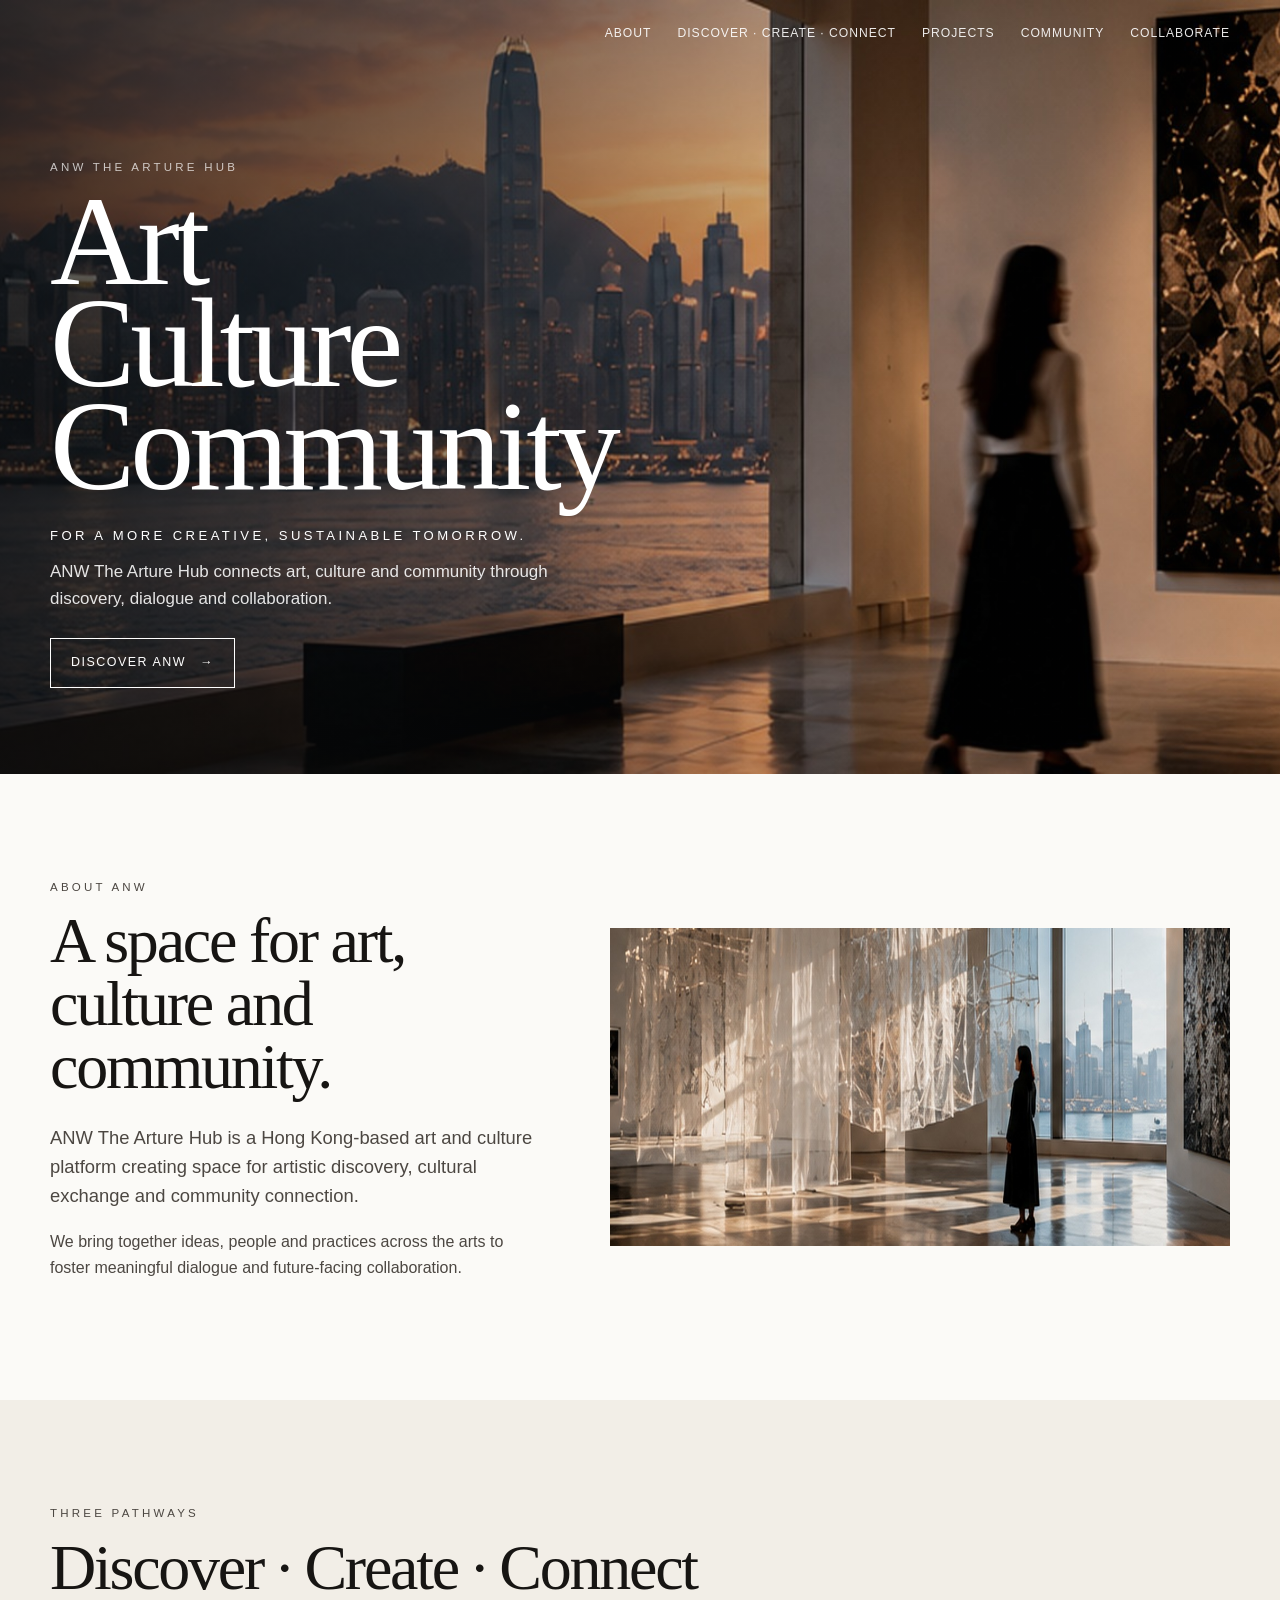
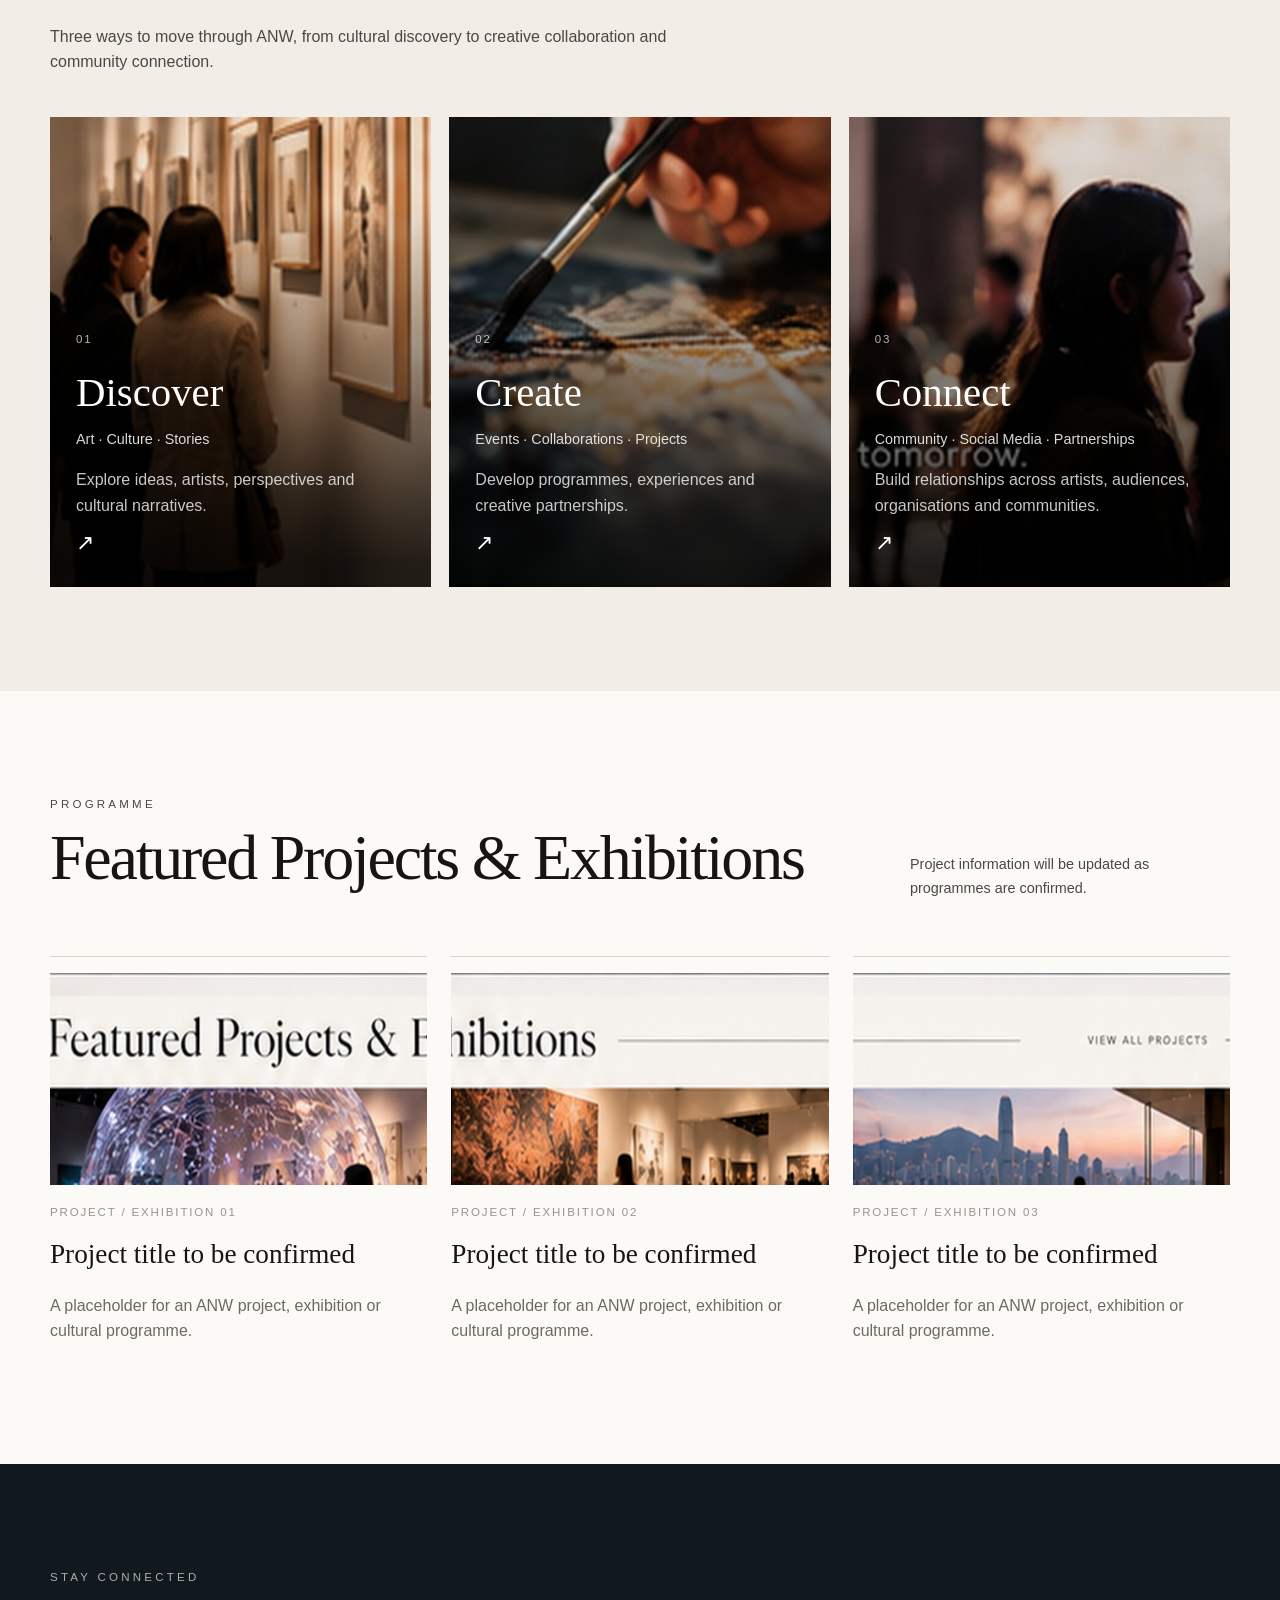
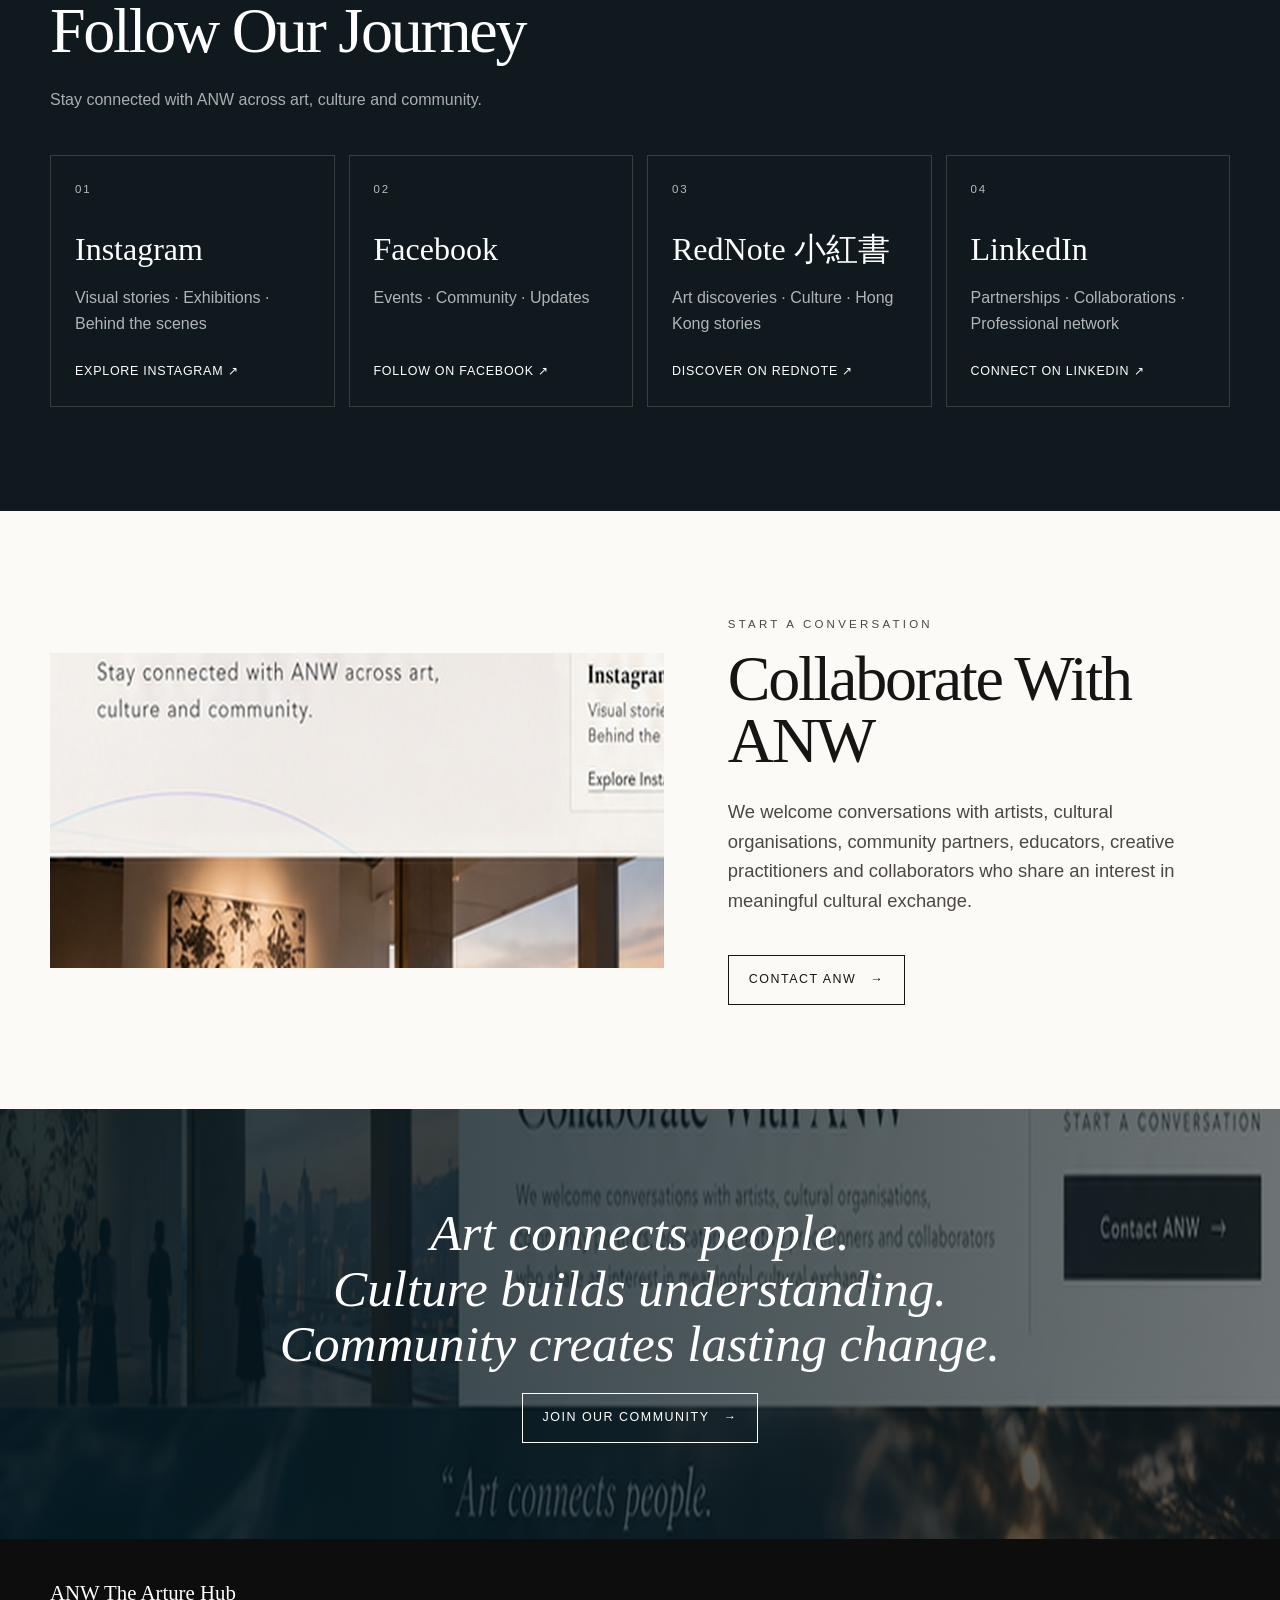
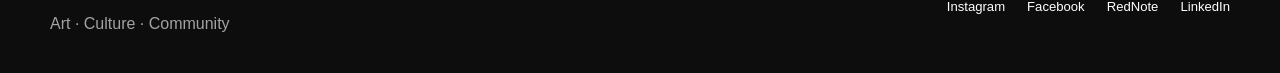
<file: ANW_GitHub_Pages_V1/index.html>
<!doctype html>
<html lang="en">
<head>
  <meta charset="utf-8">
  <meta name="viewport" content="width=device-width, initial-scale=1">
  <meta name="description" content="ANW The Arture Hub is a Hong Kong-based platform connecting art, culture and community through discovery, dialogue and collaboration.">
  <meta name="theme-color" content="#171513">
  <meta property="og:title" content="ANW The Arture Hub">
  <meta property="og:description" content="Art · Culture · Community">
  <meta property="og:type" content="website">
  <title>ANW The Arture Hub</title>
  <link rel="stylesheet" href="styles.css">
</head>
<body>
  <a class="skip-link" href="#main">Skip to content</a>

  <header class="site-header" id="top">
    <div class="nav-shell">
      <button class="menu-toggle" aria-label="Open navigation" aria-expanded="false" aria-controls="site-nav">
        <span></span><span></span>
      </button>
      <nav id="site-nav" class="site-nav" aria-label="Primary navigation">
        <a href="#about">About</a>
        <a href="#pathways">Discover · Create · Connect</a>
        <a href="#projects">Projects</a>
        <a href="#community">Community</a>
        <a href="#collaborate">Collaborate</a>
      </nav>
    </div>
  </header>

  <main id="main">
    <section class="hero">
      <div class="hero-overlay"></div>
      <div class="container hero-content reveal">
        <p class="eyebrow light">ANW The Arture Hub</p>
        <h1><span>Art</span><span>Culture</span><span>Community</span></h1>
        <p class="hero-kicker">For a more creative, sustainable tomorrow.</p>
        <p class="hero-copy">ANW The Arture Hub connects art, culture and community through discovery, dialogue and collaboration.</p>
        <a class="button button-light" href="#about">Discover ANW <span aria-hidden="true">→</span></a>
      </div>
    </section>

    <section class="section" id="about">
      <div class="container split">
        <div class="copy-block reveal">
          <p class="eyebrow">About ANW</p>
          <h2>A space for art, culture and community.</h2>
          <p class="lead">ANW The Arture Hub is a Hong Kong-based art and culture platform creating space for artistic discovery, cultural exchange and community connection.</p>
          <p>We bring together ideas, people and practices across the arts to foster meaningful dialogue and future-facing collaboration.</p>
        </div>
        <figure class="media-card reveal">
          <img src="assets/about.jpg" alt="Contemporary gallery interior overlooking Hong Kong">
        </figure>
      </div>
    </section>

    <section class="section section-soft" id="pathways">
      <div class="container">
        <div class="section-heading reveal">
          <p class="eyebrow">Three pathways</p>
          <h2>Discover · Create · Connect</h2>
          <p>Three ways to move through ANW, from cultural discovery to creative collaboration and community connection.</p>
        </div>

        <div class="pathway-grid">
          <article class="pathway-card reveal" tabindex="0">
            <img src="assets/discover.jpg" alt="Visitors viewing artworks in a gallery">
            <div class="pathway-shade"></div>
            <div class="pathway-content">
              <p class="card-index">01</p>
              <h3>Discover</h3>
              <p class="card-meta">Art · Culture · Stories</p>
              <p class="card-detail">Explore ideas, artists, perspectives and cultural narratives.</p>
              <span class="card-arrow" aria-hidden="true">↗</span>
            </div>
          </article>

          <article class="pathway-card reveal" tabindex="0">
            <img src="assets/create.jpg" alt="Artist working on a creative surface">
            <div class="pathway-shade"></div>
            <div class="pathway-content">
              <p class="card-index">02</p>
              <h3>Create</h3>
              <p class="card-meta">Events · Collaborations · Projects</p>
              <p class="card-detail">Develop programmes, experiences and creative partnerships.</p>
              <span class="card-arrow" aria-hidden="true">↗</span>
            </div>
          </article>

          <article class="pathway-card reveal" tabindex="0">
            <img src="assets/connect.jpg" alt="People connecting at an arts and cultural gathering">
            <div class="pathway-shade"></div>
            <div class="pathway-content">
              <p class="card-index">03</p>
              <h3>Connect</h3>
              <p class="card-meta">Community · Social Media · Partnerships</p>
              <p class="card-detail">Build relationships across artists, audiences, organisations and communities.</p>
              <span class="card-arrow" aria-hidden="true">↗</span>
            </div>
          </article>
        </div>
      </div>
    </section>

    <section class="section" id="projects">
      <div class="container">
        <div class="section-heading row-heading reveal">
          <div>
            <p class="eyebrow">Programme</p>
            <h2>Featured Projects &amp; Exhibitions</h2>
          </div>
          <p class="placeholder-note">Project information will be updated as programmes are confirmed.</p>
        </div>

        <div class="project-grid">
          <article class="project-card reveal">
            <img src="assets/project-01.jpg" alt="Immersive art installation placeholder">
            <div class="project-body">
              <p class="card-index">Project / Exhibition 01</p>
              <h3>Project title to be confirmed</h3>
              <p>A placeholder for an ANW project, exhibition or cultural programme.</p>
            </div>
          </article>
          <article class="project-card reveal">
            <img src="assets/project-02.jpg" alt="Gallery exhibition placeholder">
            <div class="project-body">
              <p class="card-index">Project / Exhibition 02</p>
              <h3>Project title to be confirmed</h3>
              <p>A placeholder for an ANW project, exhibition or cultural programme.</p>
            </div>
          </article>
          <article class="project-card reveal">
            <img src="assets/project-03.jpg" alt="Hong Kong city and culture project placeholder">
            <div class="project-body">
              <p class="card-index">Project / Exhibition 03</p>
              <h3>Project title to be confirmed</h3>
              <p>A placeholder for an ANW project, exhibition or cultural programme.</p>
            </div>
          </article>
        </div>
      </div>
    </section>

    <section class="section section-dark" id="community">
      <div class="container">
        <div class="section-heading reveal">
          <p class="eyebrow light">Stay connected</p>
          <h2>Follow Our Journey</h2>
          <p>Stay connected with ANW across art, culture and community.</p>
        </div>

        <div class="social-grid">
          <a class="social-card reveal" href="https://www.instagram.com/anw_thearturehub?igsh=MXRkNWdqbnlwMTFpOQ==" target="_blank" rel="noopener noreferrer">
            <span class="social-no">01</span>
            <h3>Instagram</h3>
            <p>Visual stories · Exhibitions · Behind the scenes</p>
            <span class="social-cta">Explore Instagram ↗</span>
          </a>
          <a class="social-card reveal" href="https://www.facebook.com/profile.php?id=61591429560192" target="_blank" rel="noopener noreferrer">
            <span class="social-no">02</span>
            <h3>Facebook</h3>
            <p>Events · Community · Updates</p>
            <span class="social-cta">Follow on Facebook ↗</span>
          </a>
          <a class="social-card reveal" href="https://xhslink.com/m/469b1Eyxn9b" target="_blank" rel="noopener noreferrer">
            <span class="social-no">03</span>
            <h3>RedNote 小紅書</h3>
            <p>Art discoveries · Culture · Hong Kong stories</p>
            <span class="social-cta">Discover on RedNote ↗</span>
          </a>
          <a class="social-card reveal" href="https://www.linkedin.com/company/anw-the-arture-hub" target="_blank" rel="noopener noreferrer">
            <span class="social-no">04</span>
            <h3>LinkedIn</h3>
            <p>Partnerships · Collaborations · Professional network</p>
            <span class="social-cta">Connect on LinkedIn ↗</span>
          </a>
        </div>
      </div>
    </section>

    <section class="section" id="collaborate">
      <div class="container split split-reverse">
        <figure class="media-card reveal">
          <img src="assets/collaborate.jpg" alt="People engaging with art in a gallery setting">
        </figure>
        <div class="copy-block reveal">
          <p class="eyebrow">Start a conversation</p>
          <h2>Collaborate With ANW</h2>
          <p class="lead">We welcome conversations with artists, cultural organisations, community partners, educators, creative practitioners and collaborators who share an interest in meaningful cultural exchange.</p>
          <button class="button button-dark" type="button" data-contact-trigger>Contact ANW <span aria-hidden="true">→</span></button>
          <p class="contact-note" id="contact-note" hidden>Official ANW contact details have not yet been finalised. Update this button once the contact route is confirmed.</p>
        </div>
      </div>
    </section>

    <section class="closing">
      <div class="closing-overlay"></div>
      <div class="container closing-content reveal">
        <blockquote>
          <span>Art connects people.</span>
          <span>Culture builds understanding.</span>
          <span>Community creates lasting change.</span>
        </blockquote>
        <a class="button button-light" href="#community">Join Our Community <span aria-hidden="true">→</span></a>
      </div>
    </section>
  </main>

  <footer class="footer">
    <div class="container footer-grid">
      <div>
        <p class="footer-title">ANW The Arture Hub</p>
        <p>Art · Culture · Community</p>
      </div>
      <div class="footer-links">
        <a href="https://www.instagram.com/anw_thearturehub?igsh=MXRkNWdqbnlwMTFpOQ==" target="_blank" rel="noopener noreferrer">Instagram</a>
        <a href="https://www.facebook.com/profile.php?id=61591429560192" target="_blank" rel="noopener noreferrer">Facebook</a>
        <a href="https://xhslink.com/m/469b1Eyxn9b" target="_blank" rel="noopener noreferrer">RedNote</a>
        <a href="https://www.linkedin.com/company/anw-the-arture-hub" target="_blank" rel="noopener noreferrer">LinkedIn</a>
      </div>
    </div>
  </footer>

  <script src="script.js"></script>
</body>
</html>
</file>
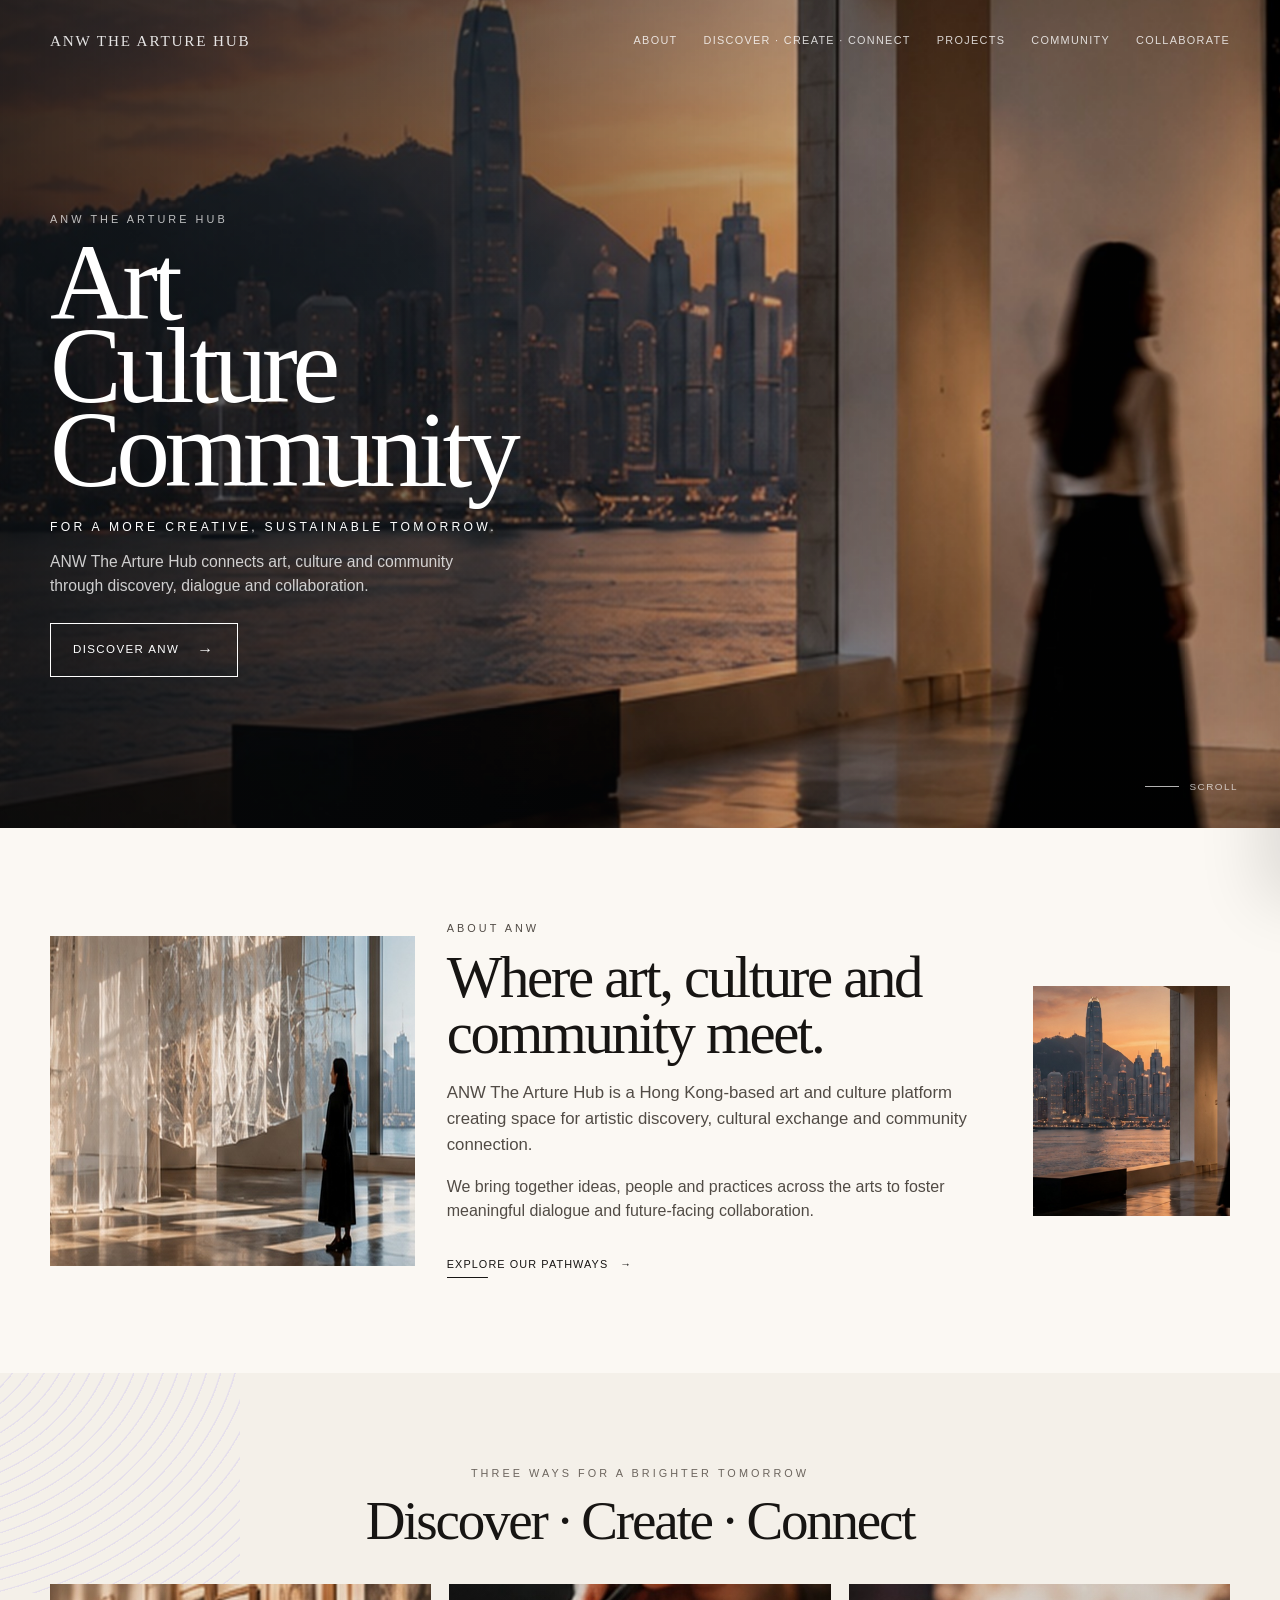
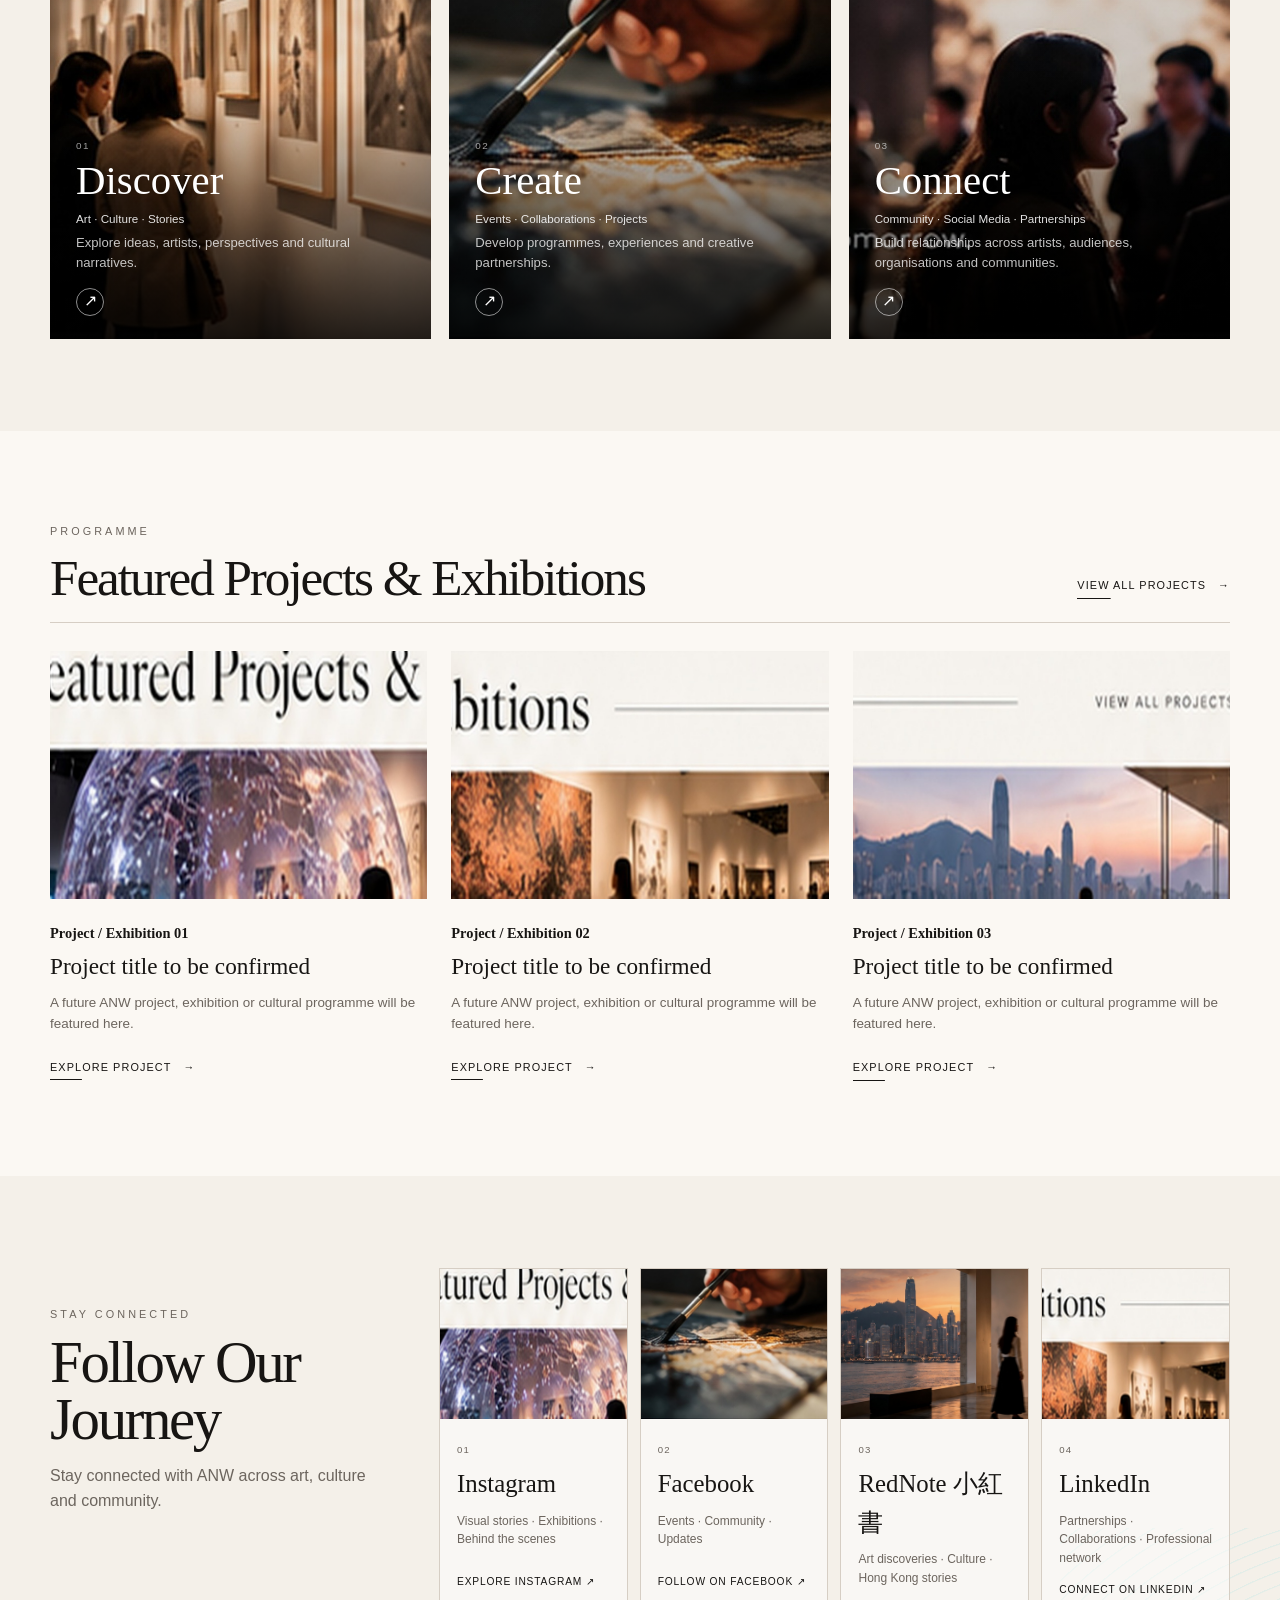
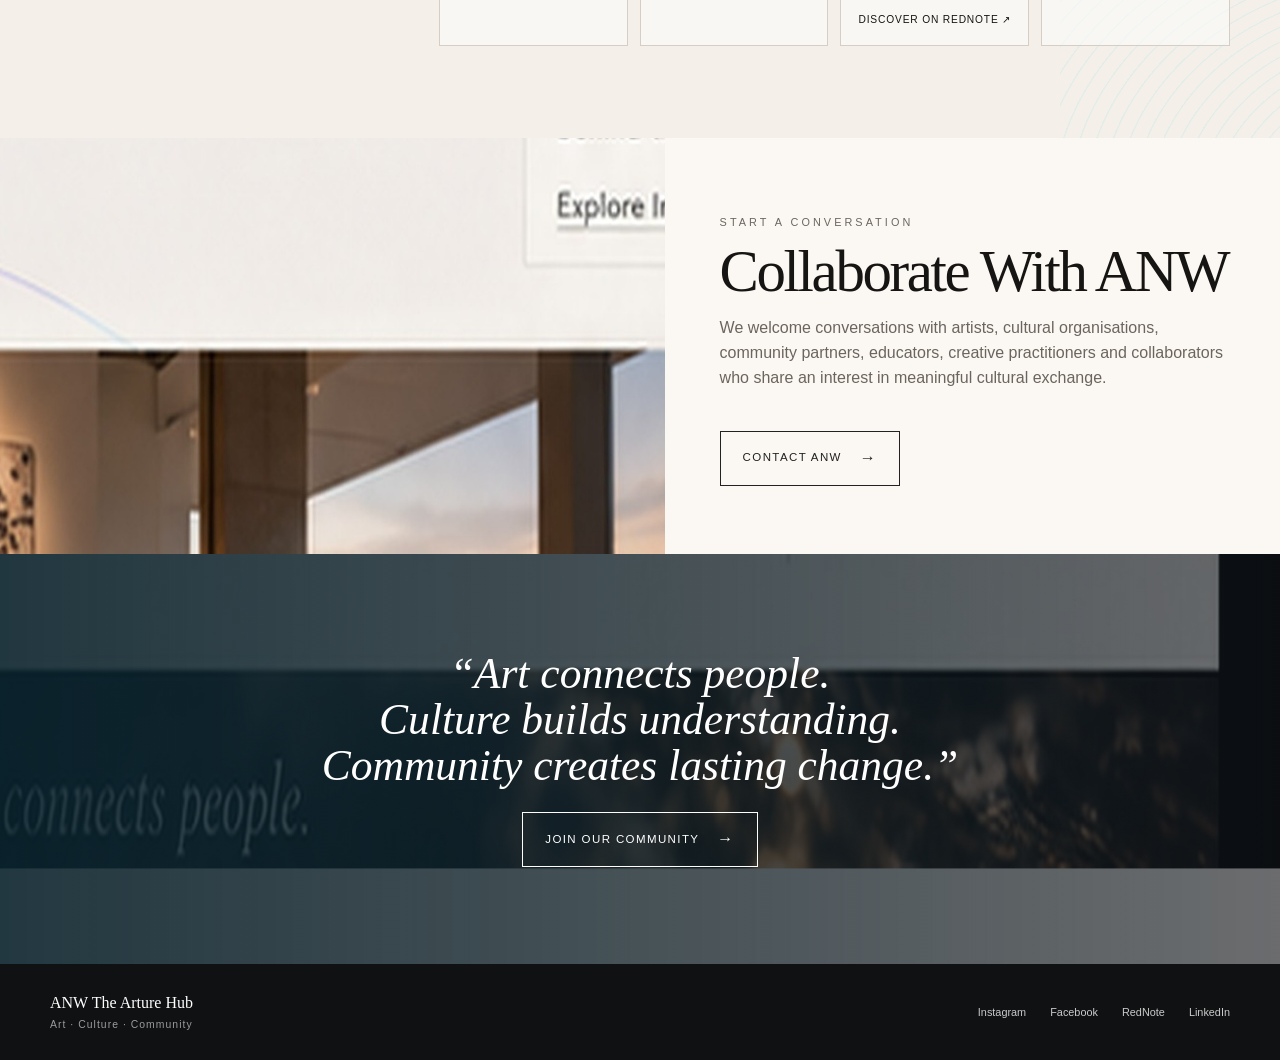
<file: ANW_GitHub_V2/ANW_GitHub_Pages_V1/index.html>
<!doctype html>
<html lang="en">
<head>
  <meta charset="utf-8">
  <meta name="viewport" content="width=device-width, initial-scale=1">
  <meta name="description" content="ANW The Arture Hub connects art, culture and community through discovery, dialogue and collaboration.">
  <meta name="theme-color" content="#11171c">
  <title>ANW The Arture Hub</title>
  <link rel="stylesheet" href="styles.css">
</head>
<body>
  <div class="scroll-progress" aria-hidden="true"></div>
  <a class="skip-link" href="#main">Skip to content</a>

  <header class="site-header" id="top">
    <div class="nav-shell">
      <div class="site-name" aria-label="ANW The Arture Hub">ANW The Arture Hub</div>
      <button class="menu-toggle" aria-controls="site-nav" aria-expanded="false" aria-label="Open navigation">
        <span></span><span></span>
      </button>
      <nav class="site-nav" id="site-nav" aria-label="Primary navigation">
        <a href="#about">About</a>
        <a href="#pathways">Discover · Create · Connect</a>
        <a href="#projects">Projects</a>
        <a href="#community">Community</a>
        <a href="#collaborate">Collaborate</a>
      </nav>
    </div>
  </header>

  <main id="main">
    <section class="hero" id="home">
      <div class="hero-bg" aria-hidden="true"></div>
      <div class="hero-shade" aria-hidden="true"></div>
      <div class="container hero-inner">
        <div class="hero-copy reveal" style="--delay:.05s">
          <p class="eyebrow light">ANW The Arture Hub</p>
          <h1><span>Art</span><span>Culture</span><span>Community</span></h1>
          <p class="hero-kicker">For a more creative, sustainable tomorrow.</p>
          <p class="hero-intro">ANW The Arture Hub connects art, culture and community through discovery, dialogue and collaboration.</p>
          <a class="button button-outline ripple-btn magnetic" href="#about"><span>Discover ANW</span><b>→</b></a>
        </div>
      </div>
      <a class="scroll-cue" href="#about" aria-label="Scroll to About ANW"><span></span>Scroll</a>
    </section>

    <section class="section about-section" id="about">
      <div class="container about-grid">
        <figure class="image-frame reveal" style="--delay:.05s">
          <img src="assets/about.jpg" alt="Contemporary gallery interior overlooking Hong Kong">
        </figure>
        <div class="about-copy reveal" style="--delay:.14s">
          <p class="eyebrow">About ANW</p>
          <h2>Where art, culture and community meet.</h2>
          <p class="lead">ANW The Arture Hub is a Hong Kong-based art and culture platform creating space for artistic discovery, cultural exchange and community connection.</p>
          <p>We bring together ideas, people and practices across the arts to foster meaningful dialogue and future-facing collaboration.</p>
          <a class="text-link ripple-btn" href="#pathways">Explore our pathways <span>→</span></a>
        </div>
        <div class="about-city reveal" style="--delay:.2s">
          <img src="assets/hero.jpg" alt="Hong Kong skyline at dusk">
        </div>
      </div>
    </section>

    <section class="section pathway-section" id="pathways">
      <div class="line-art line-left" aria-hidden="true"></div>
      <div class="container">
        <header class="section-title centered reveal">
          <p class="eyebrow">Three ways for a brighter tomorrow</p>
          <h2>Discover · Create · Connect</h2>
        </header>

        <div class="pathway-grid">
          <button class="path-card reveal tilt-card" style="--delay:.05s" data-panel="discover" aria-label="Open Discover pathway">
            <img src="assets/discover.jpg" alt="">
            <span class="path-shade"></span>
            <span class="path-content">
              <small>01</small>
              <strong>Discover</strong>
              <em>Art · Culture · Stories</em>
              <span>Explore ideas, artists, perspectives and cultural narratives.</span>
              <i>↗</i>
            </span>
          </button>

          <button class="path-card reveal tilt-card" style="--delay:.12s" data-panel="create" aria-label="Open Create pathway">
            <img src="assets/create.jpg" alt="">
            <span class="path-shade"></span>
            <span class="path-content">
              <small>02</small>
              <strong>Create</strong>
              <em>Events · Collaborations · Projects</em>
              <span>Develop programmes, experiences and creative partnerships.</span>
              <i>↗</i>
            </span>
          </button>

          <button class="path-card reveal tilt-card" style="--delay:.19s" data-panel="connect" aria-label="Open Connect pathway">
            <img src="assets/connect.jpg" alt="">
            <span class="path-shade"></span>
            <span class="path-content">
              <small>03</small>
              <strong>Connect</strong>
              <em>Community · Social Media · Partnerships</em>
              <span>Build relationships across artists, audiences, organisations and communities.</span>
              <i>↗</i>
            </span>
          </button>
        </div>
      </div>
    </section>

    <section class="section projects-section" id="projects">
      <div class="container">
        <header class="projects-head reveal">
          <div>
            <p class="eyebrow">Programme</p>
            <h2>Featured Projects &amp; Exhibitions</h2>
          </div>
          <button class="ghost-link ripple-btn" data-project-all>View all projects <span>→</span></button>
        </header>

        <div class="project-grid">
          <article class="project-card reveal" style="--delay:.03s">
            <button class="project-image tilt-card" data-project="01">
              <img src="assets/project-01.jpg" alt="Immersive art installation">
              <span class="image-glow"></span>
            </button>
            <div class="project-copy">
              <p class="project-label">Project / Exhibition 01</p>
              <h3>Project title to be confirmed</h3>
              <p>A future ANW project, exhibition or cultural programme will be featured here.</p>
              <button class="text-link project-open ripple-btn" data-project="01">Explore Project <span>→</span></button>
            </div>
          </article>

          <article class="project-card reveal" style="--delay:.1s">
            <button class="project-image tilt-card" data-project="02">
              <img src="assets/project-02.jpg" alt="Contemporary gallery exhibition">
              <span class="image-glow"></span>
            </button>
            <div class="project-copy">
              <p class="project-label">Project / Exhibition 02</p>
              <h3>Project title to be confirmed</h3>
              <p>A future ANW project, exhibition or cultural programme will be featured here.</p>
              <button class="text-link project-open ripple-btn" data-project="02">Explore Project <span>→</span></button>
            </div>
          </article>

          <article class="project-card reveal" style="--delay:.17s">
            <button class="project-image tilt-card" data-project="03">
              <img src="assets/project-03.jpg" alt="Hong Kong city and cultural space">
              <span class="image-glow"></span>
            </button>
            <div class="project-copy">
              <p class="project-label">Project / Exhibition 03</p>
              <h3>Project title to be confirmed</h3>
              <p>A future ANW project, exhibition or cultural programme will be featured here.</p>
              <button class="text-link project-open ripple-btn" data-project="03">Explore Project <span>→</span></button>
            </div>
          </article>
        </div>
      </div>
    </section>

    <section class="section community-section" id="community">
      <div class="line-art line-right" aria-hidden="true"></div>
      <div class="container community-grid">
        <header class="community-title reveal">
          <p class="eyebrow">Stay connected</p>
          <h2>Follow Our Journey</h2>
          <p>Stay connected with ANW across art, culture and community.</p>
        </header>

        <div class="social-grid">
          <a class="social-card reveal interactive-card" style="--delay:.03s" href="https://www.instagram.com/anw_thearturehub?igsh=MXRkNWdqbnlwMTFpOQ==" target="_blank" rel="noopener noreferrer">
            <div class="social-image"><img src="assets/project-01.jpg" alt=""></div>
            <div class="social-body"><small>01</small><h3>Instagram</h3><p>Visual stories · Exhibitions · Behind the scenes</p><span>Explore Instagram ↗</span></div>
          </a>
          <a class="social-card reveal interactive-card" style="--delay:.09s" href="https://www.facebook.com/profile.php?id=61591429560192" target="_blank" rel="noopener noreferrer">
            <div class="social-image"><img src="assets/create.jpg" alt=""></div>
            <div class="social-body"><small>02</small><h3>Facebook</h3><p>Events · Community · Updates</p><span>Follow on Facebook ↗</span></div>
          </a>
          <a class="social-card reveal interactive-card" style="--delay:.15s" href="https://xhslink.com/m/469b1Eyxn9b" target="_blank" rel="noopener noreferrer">
            <div class="social-image"><img src="assets/hero.jpg" alt=""></div>
            <div class="social-body"><small>03</small><h3>RedNote 小紅書</h3><p>Art discoveries · Culture · Hong Kong stories</p><span>Discover on RedNote ↗</span></div>
          </a>
          <a class="social-card reveal interactive-card" style="--delay:.21s" href="https://www.linkedin.com/company/anw-the-arture-hub" target="_blank" rel="noopener noreferrer">
            <div class="social-image"><img src="assets/project-02.jpg" alt=""></div>
            <div class="social-body"><small>04</small><h3>LinkedIn</h3><p>Partnerships · Collaborations · Professional network</p><span>Connect on LinkedIn ↗</span></div>
          </a>
        </div>
      </div>
    </section>

    <section class="collab-section" id="collaborate">
      <div class="collab-image reveal"><img src="assets/collaborate.jpg" alt="Visitors engaging with art in a gallery"></div>
      <div class="collab-copy reveal" style="--delay:.1s">
        <p class="eyebrow">Start a conversation</p>
        <h2>Collaborate With ANW</h2>
        <p>We welcome conversations with artists, cultural organisations, community partners, educators, creative practitioners and collaborators who share an interest in meaningful cultural exchange.</p>
        <button class="button button-dark ripple-btn magnetic" data-contact><span>Contact ANW</span><b>→</b></button>
      </div>
    </section>

    <section class="closing-section">
      <div class="closing-bg" aria-hidden="true"></div>
      <div class="closing-shade" aria-hidden="true"></div>
      <div class="container closing-inner reveal">
        <blockquote>
          <span>“Art connects people.</span>
          <span>Culture builds understanding.</span>
          <span>Community creates lasting change.”</span>
        </blockquote>
        <a class="button button-outline ripple-btn magnetic" href="#community"><span>Join Our Community</span><b>→</b></a>
      </div>
    </section>
  </main>

  <footer class="footer">
    <div class="container footer-row">
      <div><strong>ANW The Arture Hub</strong><span>Art · Culture · Community</span></div>
      <nav aria-label="Social media">
        <a href="https://www.instagram.com/anw_thearturehub?igsh=MXRkNWdqbnlwMTFpOQ==" target="_blank" rel="noopener noreferrer">Instagram</a>
        <a href="https://www.facebook.com/profile.php?id=61591429560192" target="_blank" rel="noopener noreferrer">Facebook</a>
        <a href="https://xhslink.com/m/469b1Eyxn9b" target="_blank" rel="noopener noreferrer">RedNote</a>
        <a href="https://www.linkedin.com/company/anw-the-arture-hub" target="_blank" rel="noopener noreferrer">LinkedIn</a>
      </nav>
    </div>
  </footer>

  <div class="panel-backdrop" hidden></div>
  <aside class="side-panel" aria-hidden="true" aria-label="ANW detail panel">
    <button class="panel-close" aria-label="Close panel">×</button>
    <p class="eyebrow panel-eyebrow">ANW Pathway</p>
    <h2 class="panel-title"></h2>
    <p class="panel-meta"></p>
    <p class="panel-text"></p>
    <button class="text-link panel-action ripple-btn">Close <span>→</span></button>
  </aside>

  <dialog class="project-dialog">
    <button class="dialog-close" aria-label="Close">×</button>
    <p class="eyebrow">Featured Projects &amp; Exhibitions</p>
    <h2>Project details coming soon.</h2>
    <p>ANW will update this section when the project title, artist, venue, collaborators and programme information are confirmed.</p>
    <button class="button button-dark ripple-btn dialog-ok"><span>Return to Projects</span><b>→</b></button>
  </dialog>

  <dialog class="contact-dialog">
    <button class="dialog-close" aria-label="Close">×</button>
    <p class="eyebrow">Collaborate With ANW</p>
    <h2>Start a Conversation</h2>
    <p>ANW’s official contact route has not yet been finalised. This button is ready to connect to the official email or enquiry form once confirmed.</p>
    <button class="button button-dark ripple-btn dialog-ok"><span>Close</span><b>→</b></button>
  </dialog>

  <script src="script.js"></script>
</body>
</html>
</file>
<file: ANW_GitHub_Pages_V1/styles.css>
:root{
  --cream:#f2eee7;
  --paper:#fbfaf7;
  --ink:#171513;
  --muted:#6f6962;
  --line:#d8d0c7;
  --deep:#10191d;
  --purple:#6b5cff;
  --cyan:#55d5de;
  --max:1180px;
  --serif:Georgia,'Times New Roman',serif;
  --sans:Inter,ui-sans-serif,-apple-system,BlinkMacSystemFont,'Segoe UI',sans-serif;
}
*{box-sizing:border-box}
html{scroll-behavior:smooth}
body{margin:0;background:var(--paper);color:var(--ink);font-family:var(--sans);line-height:1.6}
img{display:block;width:100%}
a{color:inherit;text-decoration:none}
button{font:inherit}
.skip-link{position:absolute;left:-9999px;top:auto}
.skip-link:focus{left:1rem;top:1rem;background:#fff;padding:.75rem 1rem;z-index:999}
.container{width:min(var(--max),calc(100% - 48px));margin:auto}
.site-header{position:absolute;top:0;left:0;right:0;z-index:20;color:white;padding:24px 0}
.nav-shell{width:min(var(--max),calc(100% - 48px));margin:auto;display:flex;justify-content:flex-end;align-items:center}
.site-nav{display:flex;gap:26px;font-size:.76rem;letter-spacing:.08em;text-transform:uppercase}
.site-nav a{opacity:.9;transition:opacity .2s ease}
.site-nav a:hover,.site-nav a:focus{opacity:1}
.menu-toggle{display:none;background:none;border:0;color:white;padding:8px}
.menu-toggle span{display:block;width:24px;height:1px;background:currentColor;margin:6px 0}

.hero{position:relative;min-height:86vh;background:url('assets/hero.jpg') center/cover no-repeat;color:white;display:flex;align-items:flex-end}
.hero-overlay{position:absolute;inset:0;background:linear-gradient(90deg,rgba(10,12,14,.72) 0%,rgba(10,12,14,.42) 38%,rgba(10,12,14,.08) 72%)}
.hero-content{position:relative;z-index:2;padding:150px 0 78px;max-width:700px;margin-left:max(24px,calc((100vw - var(--max))/2))}
.eyebrow{margin:0 0 14px;font-size:.72rem;letter-spacing:.28em;text-transform:uppercase;color:var(--muted)}
.eyebrow.light{color:rgba(255,255,255,.72)}
h1,h2,h3{font-family:var(--serif);font-weight:400;margin:0}
h1{font-size:clamp(4.5rem,10vw,9rem);line-height:.8;letter-spacing:-.04em}
h1 span{display:block}
.hero-kicker{text-transform:uppercase;letter-spacing:.26em;font-size:.82rem;margin:28px 0 12px;max-width:560px}
.hero-copy{max-width:560px;font-size:1.06rem;color:rgba(255,255,255,.88);margin:0 0 4px}
.button{display:inline-flex;align-items:center;gap:14px;border:1px solid currentColor;padding:14px 20px;margin-top:22px;font-size:.78rem;text-transform:uppercase;letter-spacing:.12em;cursor:pointer;background:transparent;transition:background .2s,color .2s,transform .2s}
.button:hover,.button:focus{transform:translateY(-2px)}
.button-light{color:#fff}
.button-light:hover,.button-light:focus{background:#fff;color:#111}
.button-dark{color:var(--ink)}
.button-dark:hover,.button-dark:focus{background:var(--ink);color:#fff}

.section{padding:104px 0}
.section-soft{background:var(--cream)}
.section-dark{background:var(--deep);color:#fff}
.section-dark .section-heading p{color:rgba(255,255,255,.65)}
.split{display:grid;grid-template-columns:1fr 1.25fr;gap:64px;align-items:center}
.split-reverse{grid-template-columns:1.1fr .9fr}
.copy-block h2,.section-heading h2{font-size:clamp(2.8rem,5vw,5.2rem);line-height:.98;letter-spacing:-.035em;margin-bottom:24px}
.copy-block p,.section-heading p{max-width:690px;color:#4c4742}
.lead{font-size:1.15rem}
.media-card{margin:0;overflow:hidden;background:#ddd}
.media-card img{aspect-ratio:16/8.2;object-fit:cover;transition:transform .5s ease}
.media-card:hover img{transform:scale(1.025)}
.section-heading{max-width:860px;margin-bottom:42px}
.row-heading{display:flex;align-items:flex-end;justify-content:space-between;gap:40px;max-width:none}
.placeholder-note{max-width:320px!important;font-size:.9rem}

.pathway-grid{display:grid;grid-template-columns:repeat(3,1fr);gap:18px}
.pathway-card{position:relative;min-height:470px;overflow:hidden;color:white;outline:none}
.pathway-card img{position:absolute;inset:0;height:100%;object-fit:cover;transition:transform .55s ease,filter .55s ease}
.pathway-shade{position:absolute;inset:0;background:linear-gradient(180deg,rgba(0,0,0,.05) 18%,rgba(0,0,0,.82) 95%);transition:background .35s ease}
.pathway-content{position:absolute;left:26px;right:26px;bottom:26px;z-index:2}
.card-index,.social-no{font-size:.72rem;letter-spacing:.16em;text-transform:uppercase;opacity:.7}
.pathway-card h3{font-size:2.55rem}
.card-meta{margin:.15rem 0 .35rem;font-size:.9rem;opacity:.85}
.card-detail{max-width:320px;margin:.4rem 0 0;opacity:.78;transform:translateY(10px);transition:transform .35s ease,opacity .35s ease}
.card-arrow{display:block;margin-top:18px;font-size:1.35rem}
.pathway-card:hover img,.pathway-card:focus img{transform:scale(1.05);filter:saturate(1.05)}
.pathway-card:hover .pathway-shade,.pathway-card:focus .pathway-shade{background:linear-gradient(180deg,rgba(30,20,50,.08),rgba(4,10,12,.88))}
.pathway-card:hover .card-detail,.pathway-card:focus .card-detail{transform:none;opacity:1}

.project-grid{display:grid;grid-template-columns:repeat(3,1fr);gap:24px}
.project-card{border-top:1px solid var(--line);padding-top:16px}
.project-card img{aspect-ratio:16/9;object-fit:cover;margin-bottom:18px}
.project-card h3{font-size:1.7rem;margin:.3rem 0 .6rem}
.project-card p{color:var(--muted)}
.project-body .card-index{color:var(--muted)}

.social-grid{display:grid;grid-template-columns:repeat(4,1fr);gap:14px}
.social-card{border:1px solid rgba(255,255,255,.16);padding:24px;min-height:250px;display:flex;flex-direction:column;transition:background .25s,border-color .25s,transform .25s}
.social-card:hover,.social-card:focus{background:rgba(255,255,255,.06);border-color:rgba(255,255,255,.4);transform:translateY(-4px)}
.social-card h3{font-size:2rem;margin:26px 0 10px}
.social-card p{color:rgba(255,255,255,.68);margin:0}
.social-cta{margin-top:auto;padding-top:26px;font-size:.78rem;letter-spacing:.06em;text-transform:uppercase}

.contact-note{margin-top:18px!important;padding:14px 16px;border-left:2px solid var(--purple);background:#f5f0ff;font-size:.9rem}

.closing{position:relative;background:url('assets/closing.jpg') center/cover no-repeat;color:white;text-align:center}
.closing-overlay{position:absolute;inset:0;background:linear-gradient(90deg,rgba(5,25,34,.88),rgba(13,26,32,.58))}
.closing-content{position:relative;z-index:2;padding:96px 0}
blockquote{margin:0 auto;max-width:900px;font-family:var(--serif);font-size:clamp(2.2rem,4vw,4.8rem);line-height:1.08;font-style:italic}
blockquote span{display:block}

.footer{background:#0d0d0d;color:white;padding:34px 0}
.footer-grid{display:flex;justify-content:space-between;gap:36px;align-items:center}
.footer p{margin:.15rem 0;color:rgba(255,255,255,.62)}
.footer-title{color:white!important;font-family:var(--serif);font-size:1.3rem}
.footer-links{display:flex;gap:22px;flex-wrap:wrap;font-size:.82rem}

.reveal{opacity:0;transform:translateY(22px);transition:opacity .7s ease,transform .7s ease}
.reveal.is-visible{opacity:1;transform:none}

@media (max-width: 900px){
  .site-header{position:fixed;background:rgba(12,14,15,.86);backdrop-filter:blur(12px);padding:12px 0}
  .menu-toggle{display:block;position:relative;z-index:31}
  .nav-shell{justify-content:flex-end}
  .site-nav{position:fixed;inset:0 0 auto 0;background:#111;color:white;padding:88px 24px 30px;display:grid;gap:16px;transform:translateY(-110%);transition:transform .3s ease;z-index:30}
  .site-nav.open{transform:none}
  .site-nav a{font-size:1rem}
  .hero{min-height:760px;background-position:58% center}
  .hero-content{margin-left:24px;padding-top:170px}
  h1{font-size:clamp(4rem,17vw,7rem)}
  .split,.split-reverse{grid-template-columns:1fr;gap:34px}
  .pathway-grid,.project-grid{grid-template-columns:1fr}
  .pathway-card{min-height:430px}
  .social-grid{grid-template-columns:1fr 1fr}
  .row-heading{display:block}
  .placeholder-note{margin-top:12px}
}
@media (max-width: 620px){
  .container{width:min(var(--max),calc(100% - 32px))}
  .hero-content{margin-left:16px;margin-right:16px}
  .hero-kicker{font-size:.72rem;letter-spacing:.19em}
  .hero-copy{font-size:1rem}
  .section{padding:76px 0}
  .social-grid{grid-template-columns:1fr}
  .footer-grid{display:block}
  .footer-links{margin-top:20px}
}
@media (prefers-reduced-motion: reduce){
  html{scroll-behavior:auto}
  *,*::before,*::after{animation:none!important;transition:none!important}
  .reveal{opacity:1;transform:none}
}
</file>
<file: ANW_GitHub_V2/ANW_GitHub_Pages_V1/styles.css>
:root{
  --paper:#f4f0e9;
  --paper-2:#fbf8f3;
  --ink:#171513;
  --muted:#6c655e;
  --line:#d6cec4;
  --night:#111b21;
  --violet:#7c64ff;
  --cyan:#50d5df;
  --max:1180px;
  --serif:Georgia,'Times New Roman',serif;
  --sans:Inter,ui-sans-serif,-apple-system,BlinkMacSystemFont,'Segoe UI',sans-serif;
  --ease:cubic-bezier(.22,.8,.22,1);
}
*{box-sizing:border-box}
html{scroll-behavior:smooth}
body{margin:0;background:var(--paper-2);color:var(--ink);font-family:var(--sans);line-height:1.55;overflow-x:hidden}
body.panel-open,body.dialog-open{overflow:hidden}
img{display:block;width:100%}
button,a{font:inherit}
button{color:inherit}
a{text-decoration:none;color:inherit}
.container{width:min(var(--max),calc(100% - 52px));margin:auto}
.skip-link{position:fixed;left:-999px;top:10px;z-index:1000;background:white;padding:10px}
.skip-link:focus{left:10px}

.scroll-progress{position:fixed;left:0;top:0;height:2px;width:0;background:linear-gradient(90deg,var(--violet),var(--cyan));z-index:1000;box-shadow:0 0 14px rgba(80,213,223,.42)}

.site-header{position:absolute;inset:0 0 auto;z-index:50;color:white;padding:24px 0}
.nav-shell{width:min(var(--max),calc(100% - 52px));margin:auto;display:flex;align-items:center;justify-content:space-between}
.site-name{font-family:var(--serif);font-size:.95rem;letter-spacing:.12em;text-transform:uppercase;opacity:.88}
.site-nav{display:flex;align-items:center;gap:26px}
.site-nav a{position:relative;text-transform:uppercase;font-size:.68rem;letter-spacing:.12em;opacity:.8;padding:8px 0;transition:opacity .25s var(--ease)}
.site-nav a::after{content:"";position:absolute;left:0;bottom:2px;height:1px;width:100%;background:white;transform:scaleX(0);transform-origin:right;transition:transform .35s var(--ease)}
.site-nav a:hover,.site-nav a.active{opacity:1}
.site-nav a:hover::after,.site-nav a.active::after{transform:scaleX(1);transform-origin:left}
.menu-toggle{display:none;background:none;border:0;padding:8px}
.menu-toggle span{display:block;width:24px;height:1px;background:white;margin:6px 0}

.hero{position:relative;min-height:760px;height:92vh;color:white;display:flex;align-items:center;overflow:hidden}
.hero-bg{position:absolute;inset:-4%;background:url('assets/hero.jpg') center 46%/cover no-repeat;transform:scale(1.03);will-change:transform}
.hero-shade{position:absolute;inset:0;background:linear-gradient(90deg,rgba(8,10,12,.78) 0%,rgba(8,10,12,.52) 36%,rgba(8,10,12,.10) 74%)}
.hero-inner{position:relative;z-index:2}
.hero-copy{max-width:530px;padding-top:60px}
.eyebrow{margin:0 0 13px;text-transform:uppercase;letter-spacing:.28em;font-size:.68rem;color:var(--muted)}
.eyebrow.light{color:rgba(255,255,255,.72)}
h1,h2,h3{font-family:var(--serif);font-weight:400;margin:0}
h1{font-size:clamp(5rem,8.4vw,8.6rem);line-height:.78;letter-spacing:-.05em}
h1 span{display:block}
.hero-kicker{font-size:.76rem;text-transform:uppercase;letter-spacing:.27em;max-width:470px;margin:26px 0 13px}
.hero-intro{max-width:460px;color:rgba(255,255,255,.78);font-size:.98rem;margin:0}
.button{position:relative;isolation:isolate;display:inline-flex;align-items:center;gap:18px;padding:14px 22px;margin-top:24px;border:1px solid currentColor;background:transparent;text-transform:uppercase;letter-spacing:.12em;font-size:.72rem;cursor:pointer;overflow:hidden;transition:color .3s var(--ease),background .3s var(--ease),transform .3s var(--ease),box-shadow .3s var(--ease)}
.button b{font-weight:400;font-size:1rem;transition:transform .3s var(--ease)}
.button:hover b{transform:translateX(4px)}
.button-outline{color:white}
.button-outline:hover{background:white;color:#111;box-shadow:0 12px 35px rgba(0,0,0,.18)}
.button-dark{border-color:#222;color:#222}
.button-dark:hover{background:#222;color:#fff;box-shadow:0 12px 30px rgba(20,16,12,.15)}
.ripple{position:absolute;width:10px;height:10px;border-radius:50%;background:currentColor;opacity:.13;transform:translate(-50%,-50%) scale(0);animation:ripple .68s var(--ease);pointer-events:none;z-index:-1}
@keyframes ripple{to{transform:translate(-50%,-50%) scale(45);opacity:0}}
.scroll-cue{position:absolute;right:42px;bottom:34px;z-index:3;color:white;text-transform:uppercase;letter-spacing:.15em;font-size:.62rem;display:flex;align-items:center;gap:10px;opacity:.7}
.scroll-cue span{width:34px;height:1px;background:white;display:block;animation:cue 1.8s ease-in-out infinite}
@keyframes cue{50%{transform:scaleX(.55);opacity:.45}}

.section{position:relative;padding:92px 0}
.about-section{background:var(--paper-2)}
.about-grid{display:grid;grid-template-columns:1fr 1.52fr .54fr;align-items:center;gap:32px}
.image-frame,.about-city{overflow:hidden;margin:0}
.image-frame img{height:330px;object-fit:cover}
.about-city img{height:230px;object-fit:cover;object-position:center 48%}
.image-frame img,.about-city img{transition:transform .65s var(--ease),filter .65s var(--ease)}
.image-frame:hover img,.about-city:hover img{transform:scale(1.035);filter:saturate(1.05)}
.about-copy h2,.section-title h2,.projects-head h2,.community-title h2,.collab-copy h2{font-size:clamp(2.8rem,4.6vw,5rem);line-height:.96;letter-spacing:-.04em}
.about-copy p{color:#514b45}
.about-copy .lead{font-size:1.05rem}
.text-link,.ghost-link{position:relative;display:inline-flex;align-items:center;gap:12px;margin-top:8px;padding:8px 0;border:0;background:none;cursor:pointer;text-transform:uppercase;letter-spacing:.1em;font-size:.68rem}
.text-link::after,.ghost-link::after{content:"";position:absolute;left:0;bottom:3px;height:1px;width:100%;background:currentColor;transform:scaleX(.22);transform-origin:left;transition:transform .35s var(--ease)}
.text-link:hover::after,.ghost-link:hover::after{transform:scaleX(1)}
.text-link span,.ghost-link span{transition:transform .3s var(--ease)}
.text-link:hover span,.ghost-link:hover span{transform:translateX(4px)}

.pathway-section{background:var(--paper);overflow:hidden}
.line-art{position:absolute;width:360px;height:280px;opacity:.35;pointer-events:none}
.line-left{left:-120px;top:-60px;background:repeating-radial-gradient(ellipse at left top,transparent 0 12px,rgba(124,100,255,.35) 13px 14px)}
.line-right{right:-140px;bottom:-70px;background:repeating-radial-gradient(ellipse at right bottom,transparent 0 14px,rgba(80,213,223,.30) 15px 16px)}
.section-title{text-align:center;max-width:800px;margin:0 auto 36px}
.section-title h2{font-size:clamp(2.7rem,4.3vw,4.6rem)}
.pathway-grid{display:grid;grid-template-columns:repeat(3,1fr);gap:18px}
.path-card{position:relative;display:block;width:100%;height:355px;border:0;padding:0;background:#111;color:white;text-align:left;overflow:hidden;cursor:pointer;transform-style:preserve-3d;transition:transform .25s var(--ease),box-shadow .35s var(--ease)}
.path-card img{position:absolute;inset:0;height:100%;object-fit:cover;transition:transform .65s var(--ease),filter .65s var(--ease)}
.path-shade{position:absolute;inset:0;background:linear-gradient(180deg,rgba(0,0,0,.08) 30%,rgba(0,0,0,.82) 100%);transition:background .45s var(--ease)}
.path-content{position:absolute;z-index:2;left:26px;right:26px;bottom:23px;transform:translateZ(30px)}
.path-content small{display:block;font-size:.62rem;letter-spacing:.14em;opacity:.62;margin-bottom:8px}
.path-content strong{display:block;font-family:var(--serif);font-weight:400;font-size:2.55rem;line-height:1}
.path-content em{display:block;font-style:normal;font-size:.73rem;margin:8px 0 5px;opacity:.88}
.path-content>span{display:block;max-width:310px;font-size:.82rem;color:rgba(255,255,255,.76);transition:transform .35s var(--ease),opacity .35s var(--ease)}
.path-content i{display:inline-grid;place-items:center;width:28px;height:28px;border:1px solid rgba(255,255,255,.55);border-radius:50%;margin-top:14px;font-style:normal;transition:background .3s,color .3s,transform .3s}
.path-card:hover,.path-card:focus-visible{box-shadow:0 24px 50px rgba(32,24,18,.18)}
.path-card:hover img,.path-card:focus-visible img{transform:scale(1.06);filter:saturate(1.06)}
.path-card:hover .path-shade,.path-card:focus-visible .path-shade{background:linear-gradient(180deg,rgba(30,10,45,.02) 20%,rgba(7,9,12,.88) 100%)}
.path-card:hover .path-content i,.path-card:focus-visible .path-content i{background:white;color:#111;transform:rotate(45deg)}

.projects-section{background:var(--paper-2)}
.projects-head{display:flex;justify-content:space-between;align-items:flex-end;gap:28px;border-bottom:1px solid var(--line);padding-bottom:20px;margin-bottom:28px}
.projects-head h2{font-size:clamp(2.6rem,4vw,4.4rem)}
.project-grid{display:grid;grid-template-columns:repeat(3,1fr);gap:24px}
.project-image{position:relative;border:0;padding:0;width:100%;aspect-ratio:1.52;background:#ddd;overflow:hidden;cursor:pointer;transform-style:preserve-3d}
.project-image img{height:100%;object-fit:cover;transition:transform .6s var(--ease),filter .6s var(--ease)}
.image-glow{position:absolute;inset:0;background:radial-gradient(circle at var(--gx,50%) var(--gy,50%),rgba(255,255,255,.22),transparent 35%);opacity:0;transition:opacity .25s}
.project-image:hover img{transform:scale(1.045);filter:saturate(1.05)}
.project-image:hover .image-glow{opacity:1}
.project-copy{padding-top:15px}
.project-label{font-family:var(--serif);font-weight:700;font-size:.9rem;margin:0 0 5px}
.project-copy h3{font-size:1.45rem}
.project-copy>p:not(.project-label){font-size:.84rem;color:var(--muted);margin:.5rem 0}

.community-section{background:var(--paper);overflow:hidden}
.community-grid{display:grid;grid-template-columns:.9fr 2.1fr;gap:50px;align-items:start}
.community-title{padding-top:38px}
.community-title p{color:var(--muted);max-width:330px}
.social-grid{display:grid;grid-template-columns:repeat(4,1fr);gap:12px}
.social-card{position:relative;border:1px solid var(--line);background:rgba(255,255,255,.46);min-height:340px;overflow:hidden;transition:transform .4s var(--ease),box-shadow .4s var(--ease),border-color .4s}
.social-card::after{content:"";position:absolute;inset:0;background:radial-gradient(circle at var(--mx,50%) var(--my,50%),rgba(124,100,255,.12),transparent 33%);opacity:0;transition:opacity .25s;pointer-events:none}
.social-card:hover{transform:translateY(-8px);box-shadow:0 22px 48px rgba(28,24,20,.10);border-color:#bfb3a6}
.social-card:hover::after{opacity:1}
.social-image{height:150px;overflow:hidden}
.social-image img{height:100%;object-fit:cover;transition:transform .55s var(--ease),filter .55s}
.social-card:hover img{transform:scale(1.06);filter:saturate(1.05)}
.social-body{padding:17px}
.social-body small{font-size:.6rem;letter-spacing:.13em;color:var(--muted)}
.social-body h3{font-size:1.55rem;margin:5px 0 8px}
.social-body p{font-size:.75rem;color:var(--muted);min-height:48px;margin:0}
.social-body span{display:block;margin-top:14px;font-size:.64rem;text-transform:uppercase;letter-spacing:.08em}

.collab-section{display:grid;grid-template-columns:1.08fr 1fr;background:var(--paper-2);min-height:410px}
.collab-image{overflow:hidden}
.collab-image img{height:100%;object-fit:cover;transition:transform .7s var(--ease)}
.collab-image:hover img{transform:scale(1.035)}
.collab-copy{padding:76px max(28px,calc((100vw - var(--max))/2)) 68px 55px;display:flex;flex-direction:column;align-items:flex-start;justify-content:center}
.collab-copy p{max-width:620px;color:var(--muted)}

.closing-section{position:relative;min-height:410px;color:white;display:grid;place-items:center;overflow:hidden}
.closing-bg{position:absolute;inset:-5%;background:url('assets/closing.jpg') center/cover no-repeat;transform:scale(1.03)}
.closing-shade{position:absolute;inset:0;background:linear-gradient(90deg,rgba(10,34,44,.9),rgba(18,22,28,.62))}
.closing-inner{position:relative;z-index:2;text-align:center;padding:72px 0}
blockquote{margin:0 auto;font-family:var(--serif);font-style:italic;font-size:clamp(2rem,3.4vw,3.6rem);line-height:1.06;max-width:840px}
blockquote span{display:block}

.footer{background:#101112;color:white;padding:27px 0}
.footer-row{display:flex;justify-content:space-between;align-items:center;gap:28px}
.footer-row>div{display:flex;flex-direction:column;gap:2px}
.footer-row strong{font-family:var(--serif);font-weight:400}
.footer-row span{font-size:.65rem;letter-spacing:.1em;opacity:.58}
.footer nav{display:flex;gap:24px;font-size:.68rem;opacity:.78}

.reveal{opacity:0;transform:translateY(22px);transition:opacity .72s var(--ease) var(--delay,0s),transform .72s var(--ease) var(--delay,0s)}
.reveal.is-visible{opacity:1;transform:none}

.panel-backdrop{position:fixed;inset:0;background:rgba(8,10,12,.45);backdrop-filter:blur(5px);z-index:98;opacity:0;transition:opacity .35s}
.panel-backdrop.show{opacity:1}
.side-panel{position:fixed;top:0;right:0;height:100%;width:min(540px,92vw);background:var(--paper-2);z-index:99;padding:76px 52px 50px;transform:translateX(102%);transition:transform .52s var(--ease);box-shadow:-30px 0 60px rgba(0,0,0,.12)}
.side-panel.open{transform:none}
.panel-close,.dialog-close{position:absolute;top:24px;right:24px;width:40px;height:40px;border:1px solid var(--line);background:transparent;border-radius:50%;font-size:1.5rem;cursor:pointer;transition:transform .3s var(--ease),background .3s}
.panel-close:hover,.dialog-close:hover{transform:rotate(90deg);background:#eee7dd}
.side-panel h2{font-size:clamp(3rem,6vw,5.2rem);line-height:.95;margin-bottom:12px}
.panel-meta{text-transform:uppercase;letter-spacing:.12em;font-size:.72rem;color:var(--muted)}
.panel-text{font-size:1.05rem;color:#4d4742;max-width:420px}

dialog{border:0;padding:0;background:transparent;max-width:none}
dialog::backdrop{background:rgba(8,10,12,.55);backdrop-filter:blur(6px)}
.project-dialog,.contact-dialog{width:min(620px,calc(100% - 36px));background:var(--paper-2);padding:56px 48px;box-shadow:0 30px 80px rgba(0,0,0,.22);opacity:0;transform:translateY(24px) scale(.98);transition:opacity .3s var(--ease),transform .3s var(--ease)}
dialog[open]{opacity:1;transform:none}
dialog h2{font-size:clamp(2.4rem,5vw,4rem);line-height:.96;margin-bottom:16px}
dialog p{color:var(--muted)}

@media(max-width:980px){
  .site-name{display:none}
  .menu-toggle{display:block;z-index:60}
  .nav-shell{justify-content:flex-end}
  .site-nav{position:fixed;inset:0 0 auto;background:rgba(14,17,19,.96);backdrop-filter:blur(12px);padding:86px 28px 30px;display:grid;gap:8px;transform:translateY(-105%);transition:transform .4s var(--ease);z-index:55}
  .site-nav.open{transform:none}
  .site-nav a{font-size:.9rem}
  .hero{height:auto;min-height:780px}
  .hero-copy{padding-top:90px}
  .about-grid{grid-template-columns:1fr 1.3fr}
  .about-city{display:none}
  .pathway-grid,.project-grid{grid-template-columns:1fr}
  .path-card{height:440px}
  .community-grid{grid-template-columns:1fr}
  .community-title{padding-top:0}
  .social-grid{grid-template-columns:1fr 1fr}
  .collab-section{grid-template-columns:1fr}
  .collab-image img{height:380px}
  .collab-copy{padding:62px 28px}
}
@media(max-width:620px){
  .container{width:min(var(--max),calc(100% - 32px))}
  .nav-shell{width:calc(100% - 32px)}
  h1{font-size:clamp(4.4rem,22vw,6.8rem)}
  .hero-shade{background:linear-gradient(90deg,rgba(8,10,12,.78),rgba(8,10,12,.33))}
  .scroll-cue{display:none}
  .section{padding:72px 0}
  .about-grid{grid-template-columns:1fr}
  .image-frame img{height:270px}
  .section-title{text-align:left}
  .path-card{height:390px}
  .projects-head{display:block}
  .ghost-link{margin-top:14px}
  .social-grid{grid-template-columns:1fr}
  .social-card{min-height:0}
  .footer-row{display:block}
  .footer nav{margin-top:18px;flex-wrap:wrap}
  .side-panel{padding:70px 26px 36px}
  .project-dialog,.contact-dialog{padding:54px 28px 34px}
}
@media(prefers-reduced-motion:reduce){
  html{scroll-behavior:auto}
  *,*::before,*::after{animation:none!important;transition:none!important}
  .reveal{opacity:1;transform:none}
}
</file>
